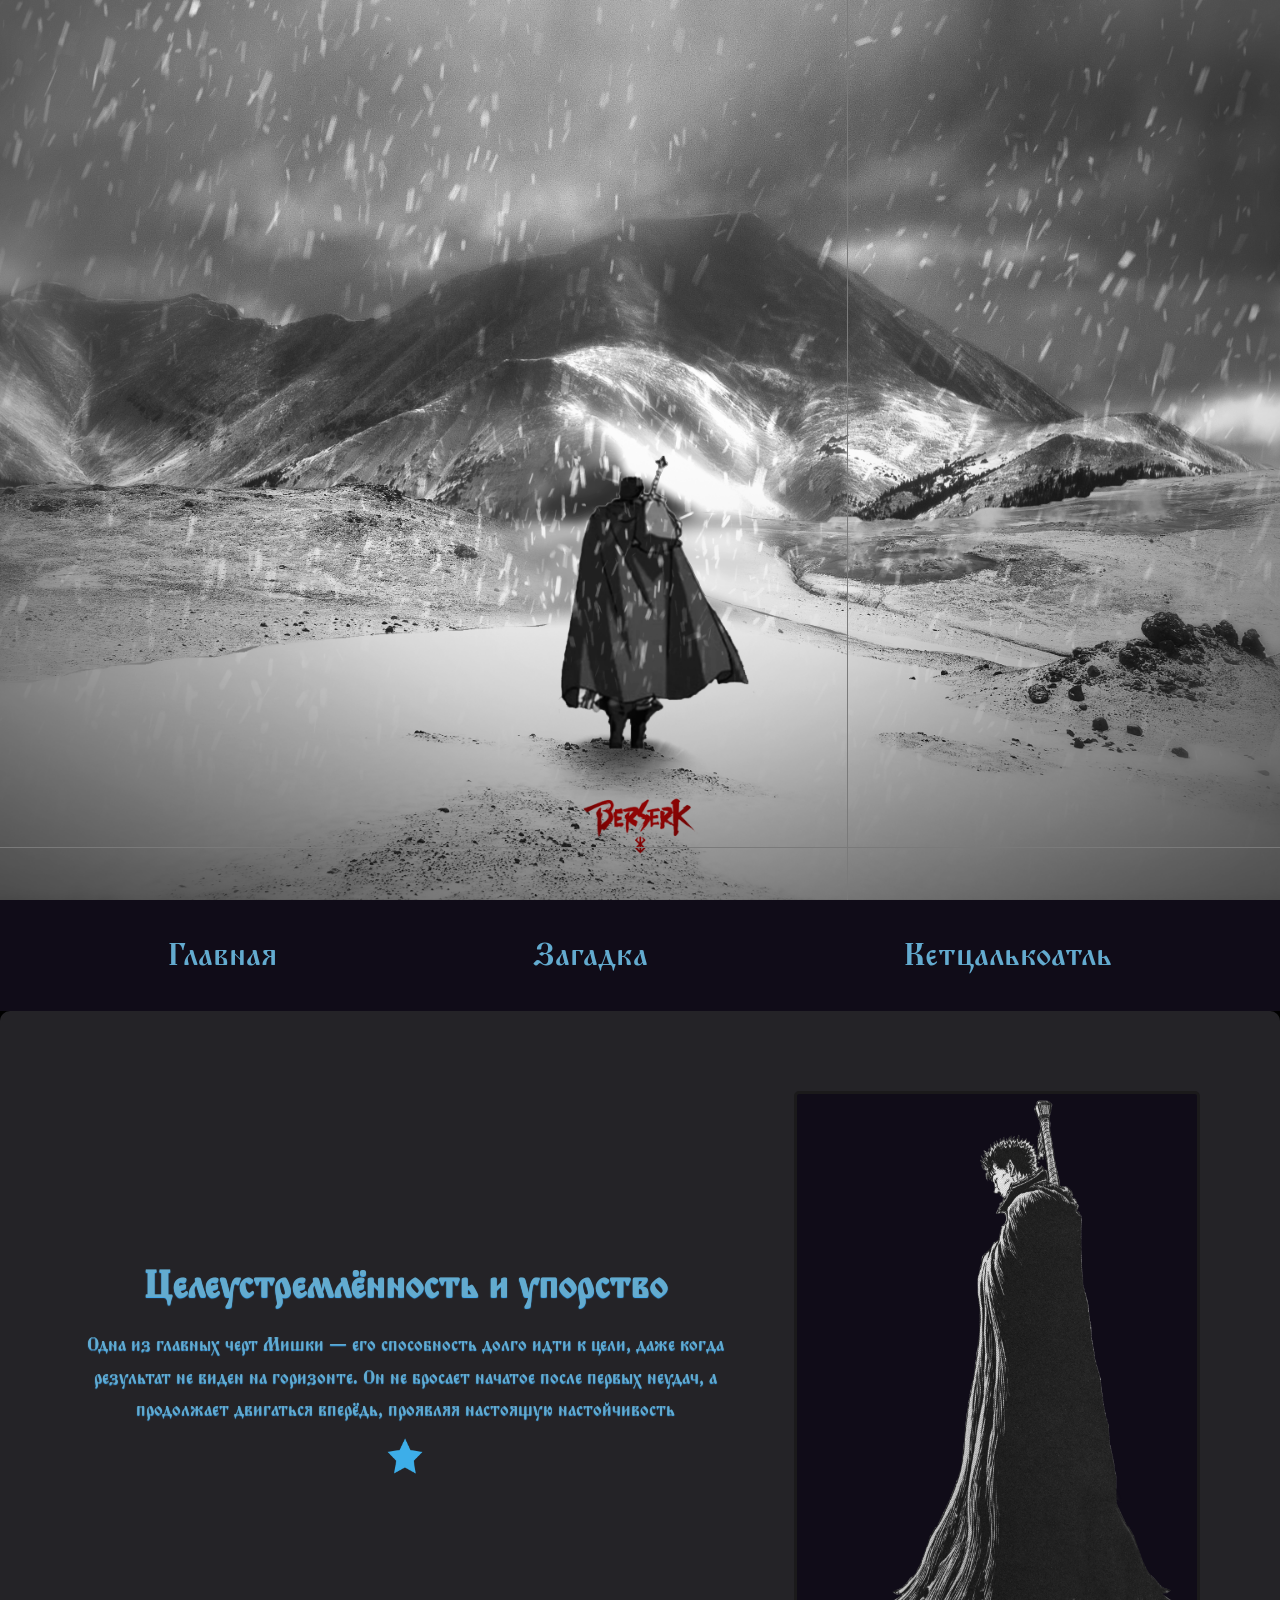
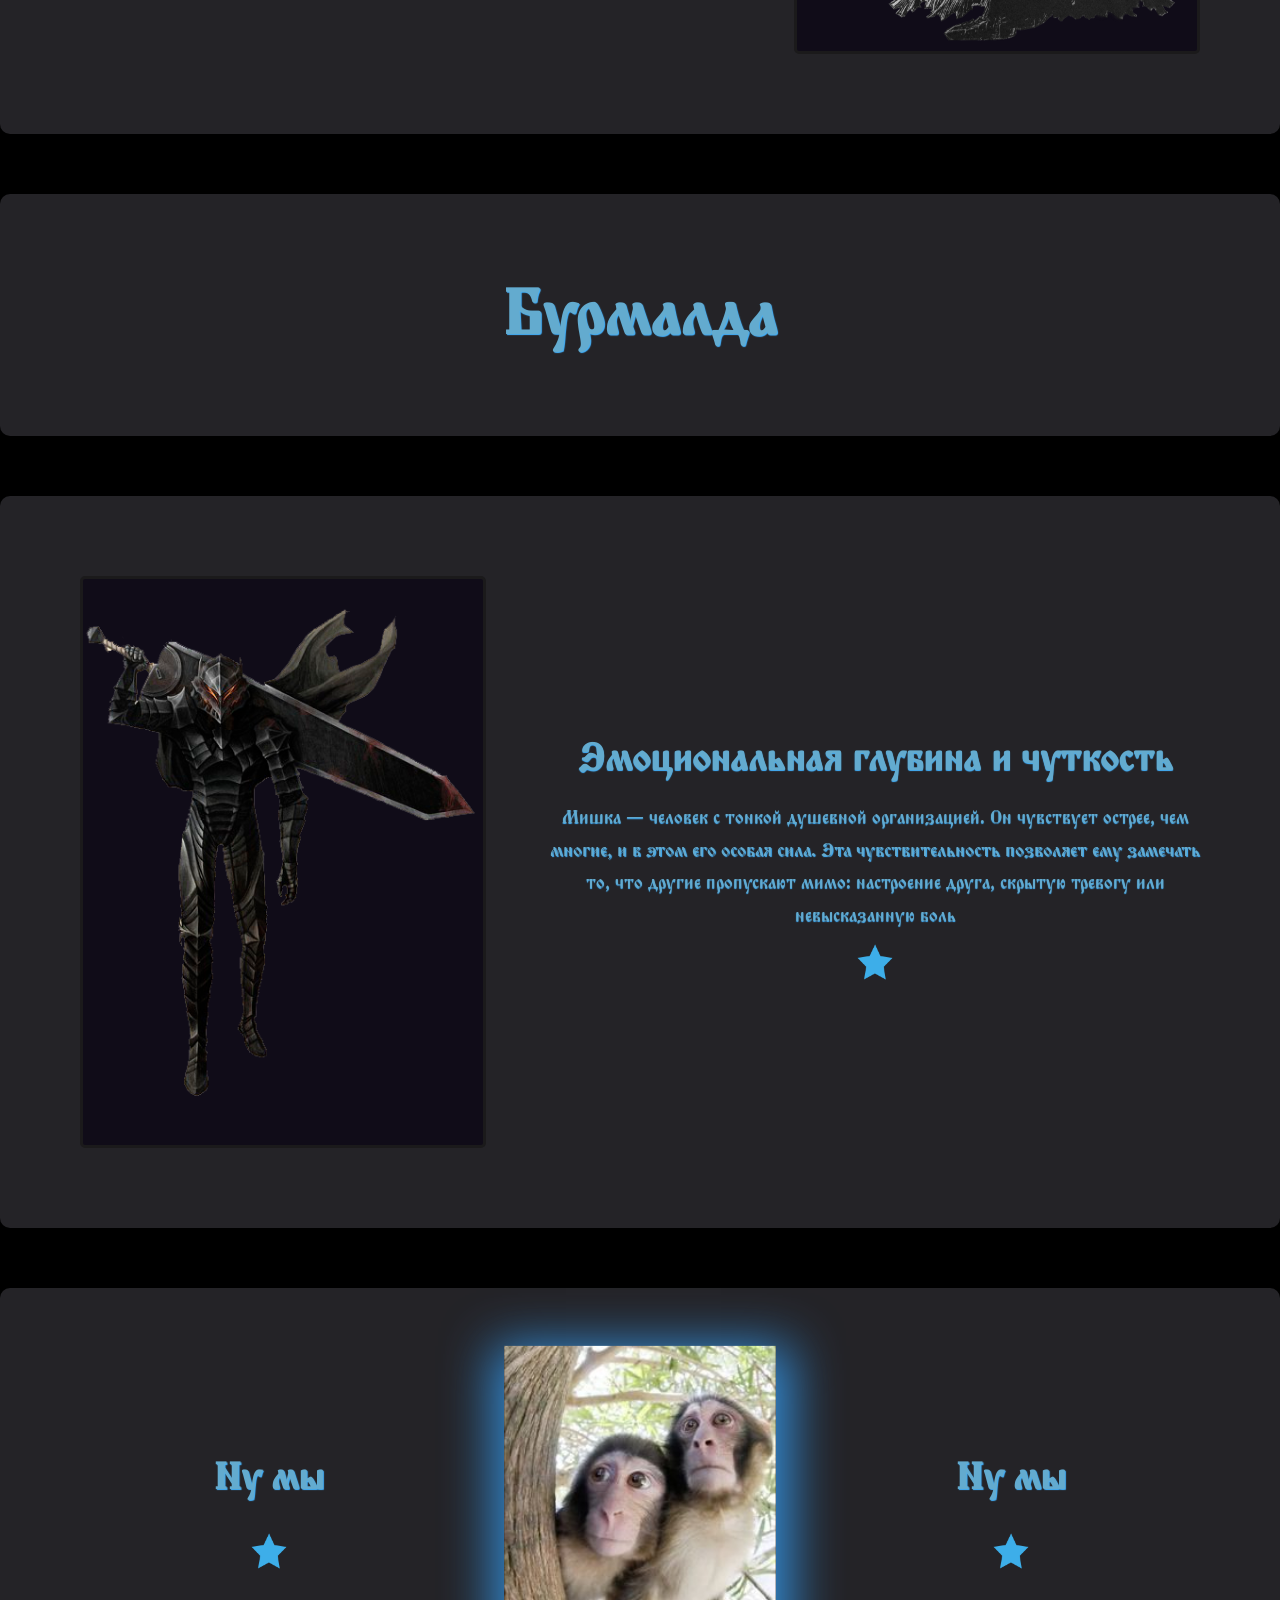
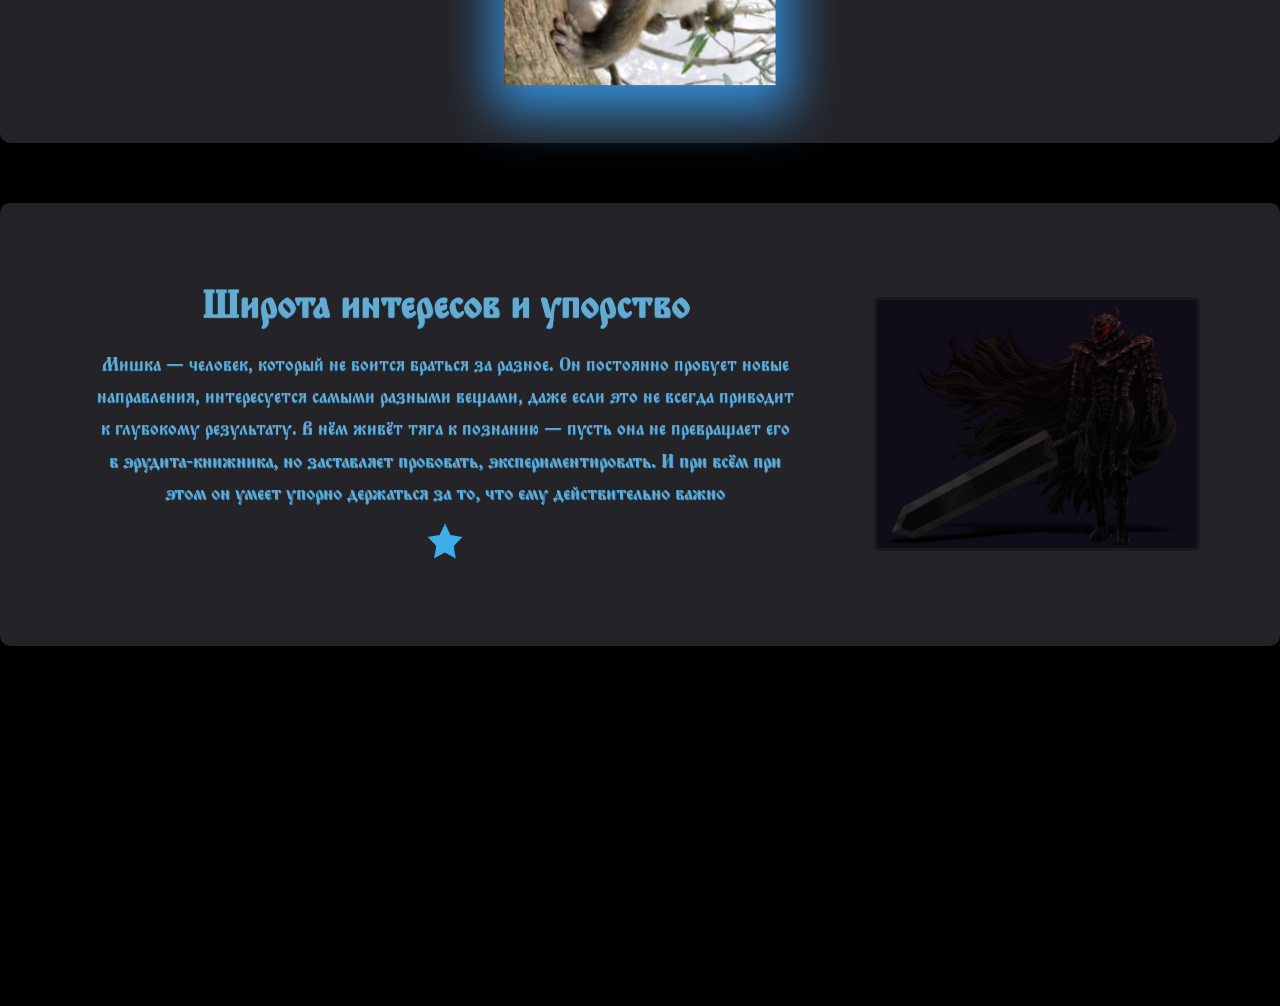
<file: index.html>
<!DOCTYPE html>
<html lang="ru">

<head>
    <meta charset="UTF-8">
    <meta name="viewport" content="width=device-width, initial-scale=1.0">
    <title>Document</title>
    <link rel="stylesheet" href="styles/style.css">
    <link rel="stylesheet" href="styles/Shapka.css">
    <link rel="preconnect" href="https://fonts.googleapis.com">
    <link rel="preconnect" href="https://fonts.gstatic.com" crossorigin>
    <link href="https://fonts.googleapis.com/css2?family=Jim+Nightshade&family=Monomakh&display=swap" rel="stylesheet">
</head>

<body>
    <header class="main-header">

        <div class="layers">
            <div class="layer layer-1" style="background-image: url(images/GSH1.png);"></div>
            <div class="layer layer-2" style="background-image: url(images/GSH2.png);"></div>
            <div class="layer layer-3" style="background-image: url(images/GSH3.png);"></div>
            <div class="layer layer-4" style="background-image: url(images/GSH4.png);"></div>
        </div>
        <nav>
            <div class="navbar">
                <a href="index.html" class="nav-links">Главная</a>
                <a href="Ask.html" class="nav-links">Загадка</a>
                <a href="Ketz.html" class="nav-links">Кетцалькоатль</a>
            </div>
        </nav>
    </header>
    <main>
        <div class="conteiner">
            <div class="textable">
                <h1>Целеустремлённость и упорство</h1>
                <p>Одна из главных черт Мишки — его способность долго идти к цели, даже когда результат не виден на
                    горизонте. Он не бросает начатое после первых неудач, а продолжает двигаться вперёдь, проявляя
                    настоящую настойчивость</p>
                <img class="star" src="images/star.png" alt="Звезда">
            </div>
            <div class="img-bg">
                <div class="images smooth-animation">
                    <img src="images/GUTS1.png" alt="ГАДЗ 1">
                </div>
            </div>
        </div>

        <div class="conteiner">
            <div class="burmalda">
                <h1>Бурмалда</h1>
            </div>
        </div>

        <div class="conteiner">
            <div class="img-bg">
                <div class="images Guts2 smooth-animation-left">
                    <img src="images/GUTS2.png" alt="ГАДЗ 2">
                </div>
            </div>
            <div class="textable">
                <h1>Эмоциональная глубина и чуткость</h1>
                <p>Мишка — человек с тонкой душевной организацией. Он чувствует острее, чем многие, и в этом его
                    особая
                    сила. Эта чувствительность позволяет ему замечать то, что другие пропускают мимо: настроение
                    друга,
                    скрытую тревогу или невысказанную боль</p>
                <img class="star" src="images/star.png" alt="Звезда">
            </div>

        </div>
        <div class="conteiner ">
            <div class="textable us-block">
                <h1 class="us-bottom">Ну мы</h1>
                <img class="star" src="images/star.png" alt="Звезда">
            </div>
            <div class="Us-img">
                <img src="images/Us.jpg" alt="Ну мы">
            </div>
            <div class="textable">
                <h1 class="us-top">Ну мы</h1>
                <img class="star" src="images/star.png" alt="Звезда">
            </div>


        </div>

        <div class="conteiner">
            <div class="textable">
                <h1>Широта интересов и упорство</h1>
                <p>Мишка — человек, который не боится браться за разное. Он постоянно пробует новые направления,
                    интересуется самыми разными вещами, даже если это не всегда приводит к глубокому результату. В
                    нём
                    живёт тяга к познанию — пусть она не превращает его в эрудита-книжника, но заставляет пробовать,
                    экспериментировать. И при всём при этом он умеет упорно держаться за то, что
                    ему
                    действительно важно</p>
                <img class="star" src="images/star.png" alt="Звезда">
            </div>
            <div class="img-bg">
                <div class="images images-large smooth-animation">
                    <img src="images/GUTS3.png" alt="ГАДЗ 3">
                </div>
            </div>
        </div>



    </main>
    <footer>

    </footer>
    <script src="jsDocs/app.js"></script>
    <script src="jsDocs/main.js"></script>
</body>

</html>
</file>
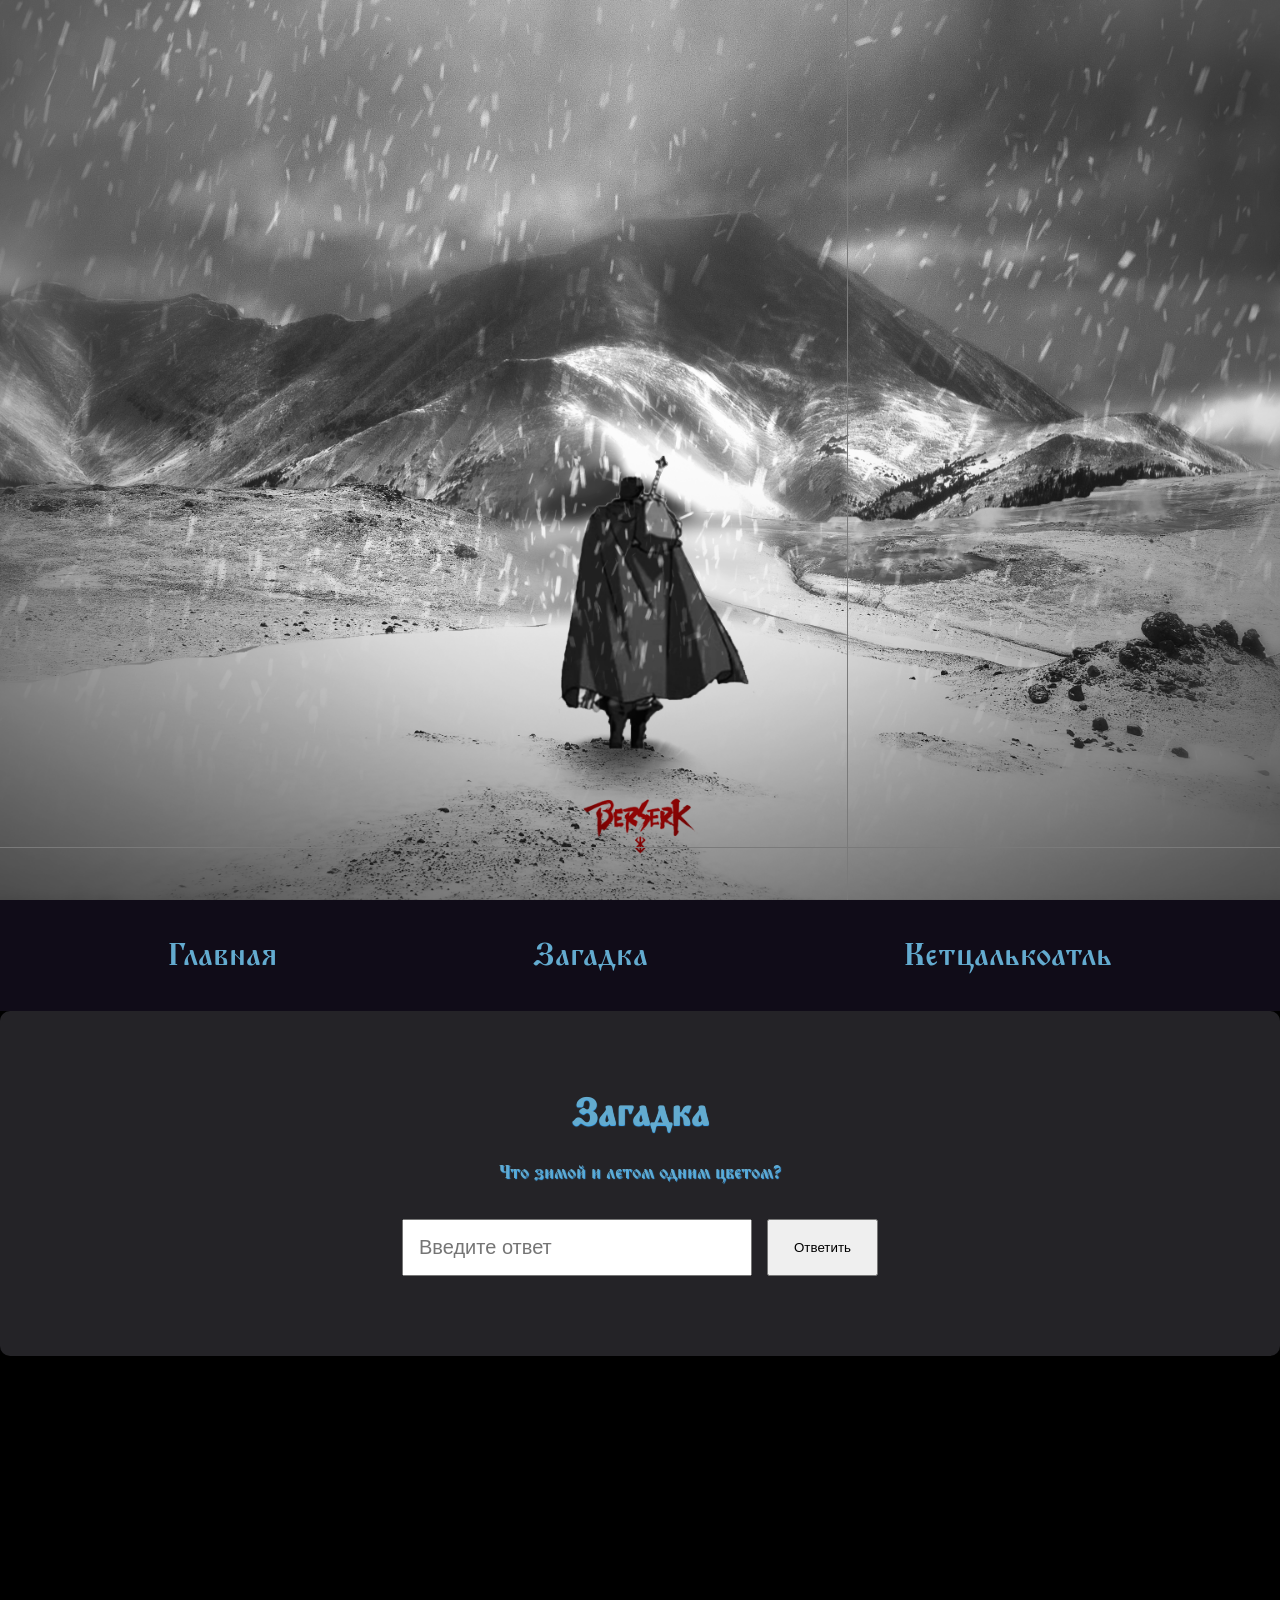
<file: Ask.html>
<!DOCTYPE html>
<html lang="ru">

<head>
    <meta charset="UTF-8">
    <meta name="viewport" content="width=device-width, initial-scale=1.0">
    <title>Document</title>
    <link rel="stylesheet" href="styles/style.css">
    <link rel="stylesheet" href="styles/AskStyle.css">
    <link rel="stylesheet" href="styles/Shapka.css">
    <link rel="preconnect" href="https://fonts.googleapis.com">
    <link rel="preconnect" href="https://fonts.gstatic.com" crossorigin>
    <link href="https://fonts.googleapis.com/css2?family=Jim+Nightshade&family=Monomakh&display=swap" rel="stylesheet">
</head>

<body>
    <header class="main-header">

        <div class="layers">
            <div class="layer layer-1" style="background-image: url(images/GSH1.png);"></div>
            <div class="layer layer-2" style="background-image: url(images/GSH2.png);"></div>
            <div class="layer layer-3" style="background-image: url(images/GSH3.png);"></div>
            <div class="layer layer-4" style="background-image: url(images/GSH4.png);"></div>
        </div>
        <nav>
            <div class="navbar">
                <a href="index.html" class="nav-links">Главная</a>
                <a href="Ask.html" class="nav-links">Загадка</a>
                <a href="Ketz.html" class="nav-links">Кетцалькоатль</a>
            </div>
        </nav>
    </header>
    <main>
        <div class="conteiner">
            <div class="riddle">
                <div class="textable">
                    <h1>Загадка</h1>

                    <p>Что зимой и летом одним цветом?</p>
                </div>
                <div class="answer-block">
                    <input type="text" id="answer" placeholder="Введите ответ">

                    <button id="checkAnswer">Ответить</button>
                </div>

            </div>
        </div>
        <div class="riddle">
            <div class="win-images" id="winImages">
                <img src="images/KDZ2.jpg" alt="Король Джулиан">
                <img src="images/KDZ1.jpg" alt="Король Джулиан">
                <img src="images/KDZ3.jpg" alt="Король Джулиан">
            </div>

            <audio id="winSound" src="Sounds/happy-wheels-z_uk-pobedy.mp3"></audio>
            <audio id="loseSound" src="Sounds/fail-wha-wha-version.mp3"></audio>
        </div>
    </main>
    <footer>

    </footer>
    <script src="jsDocs/app.js"></script>
    <script src="jsDocs/main.js"></script>
</body>

</html>
</file>
<file: styles/style.css>
* {
    box-sizing: border-box;
}

body {
    background-color: var(--def-bg-color);
    position: relative;
    color: rgb(167, 5, 145);
    margin: 0;

    font-family: "Monomakh", system-ui;
    font-weight: 400;
    font-style: normal;
}

html {
    height: 100%;
}

a {
    text-decoration: none;
    text-shadow: 20px 23px 41px -12px rgba(57, 211, 250, 1);
    transition: 0.3s;
}



footer {
    width: 100%;
    height: 300px;

}

.conteiner {
    width: 100%;
    background-color: var(--bg-color);
    padding: clamp(20px, 15vw, 60px);
    color: var(--text-color);
    text-shadow: 0.5px 0.5px 1px #45b4ff;
    margin-bottom: clamp(20px, 5vw, 60px);
    border-radius: 10px;

    display: flex;
    align-items: center;
    gap: clamp(30px, 5vw, 80px);
    padding: clamp(30px, 8vw, 80px);
}

/* общие цвета */
:root {
    --def-bg-color: rgb(16, 12, 24);
    --text-color: rgb(99, 171, 207);
    --bg-color: rgb(36, 35, 39);
    --text-color-hover: rgb(177, 223, 245);


}

/* шапка */

.main-header {
    position: relative;
    background-color: rgb(122, 122, 122);

}

.navbar {
    background-color: var(--def-bg-color);
    display: flex;
    justify-content: center;
    align-items: center;
    gap: clamp(20vw, 20vw, 20vw);
    padding: clamp(20px, 15vw, 35px);
}

.nav-links {
    color: var(--text-color);
    font-size: clamp(16px, 2.5vw, 35px);

}

/* остальное */
.star {
    width: 40px;
    height: auto;
    margin-top: 10px;
}

.images {
    width: clamp(200px, 40vw, 400px);

}

.img-bg {
    border: 3px solid rgb(27, 26, 27);
    border-radius: 5px;
    background-color: var(--def-bg-color);
}

.images img {
    max-width: 100%;
    height: auto;
    display: block;
    transition: 1.2s;

}

.images-large {
    width: clamp(10vw, 25vw, 35vw);
    transform: scale(1.6);
    height: auto;

}

.ketz-img {
    width: clamp(30vw, 40vw, 50vw);
    margin-left: auto;
    margin-right: auto;

}

.Guts2 {
    transform: scale(1.3);
}

.burmalda {
    font-size: clamp(20px, 2.5vw, 35px);

    text-align: center;
    margin-left: auto;
    margin-right: auto;
}

.burmalda h1 {
    display: inline-block;
    transition: transform 0.8s ease;
}


.Us-img {
    display: flex;
    justify-content: center;
    align-items: center;
    box-shadow: 2px 11px 42px 12px rgb(52, 143, 218);
    transform: scale(1.15);
    transition: 1.2s;

}

.textable {
    flex: 1;
    max-width: 700px;
    text-align: center;
    margin-left: auto;
    margin-right: auto;
    transition: 1.2s;

}

.textable h1 {
    font-size: clamp(32px, 3vw, 48px);
    margin-bottom: 20px;
    line-height: 1.2;
}

.textable p {
    font-size: clamp(18px, 1.3vw, 24px);
    line-height: 1.8;
}



.jim-nightshade-regular {
    font-family: "Jim Nightshade", cursive;
    font-weight: 400;
    font-style: normal;
}




/* анимации */

a:hover {
    transform: scale(1.25);
    color: var(--text-color-hover);
    will-change: transform;
}

.textable:hover {
    transform: translateY(-25px);
    will-change: transform;
}

.burmalda h1:hover {
    transform: rotate(360deg) scale(1.25);
    will-change: transform;
}

.images img:hover {
    transform: scale(1.35);
    will-change: transform;
}

.Us-img:hover {
    transform: scale(1.35);
    will-change: transform;
}

.smooth-animation {
    opacity: 0;
    transform: translateX(150px);

    transition: opacity 1.5s ease,
        transform 1.5s ease;
    will-change: transform;
}

.smooth-animation.show {
    opacity: 1;
    transform: translateX(0);
    will-change: transform;
}

.smooth-animation-left {
    opacity: 0;
    transform: translateX(-150px);

    transition: opacity 1.5s ease,
        transform 1.5s ease;
    will-change: transform;
}

.smooth-animation-left.show {
    opacity: 1;
    transform: translateX(0);
    will-change: transform;
}
</file>
<file: styles/Shapka.css>
* {
    margin: 0;
    padding: 0;
    box-sizing: border-box;
}

body {
    background-color: black;
    color: aliceblue;

}

.main-header {
    position: relative;
    background-color: rgb(122, 122, 122);

}

.layers {
    height: 100vh;
    display: flex;
    align-items: center;
    justify-content: center;
    overflow: hidden;
    position: relative;

}

.layer {
    height: 100%;
    width: 100%;
    position: absolute;
    background-size: cover;
    background-position: center;
    will-change: transform;
}



.layer-1 {
    transform: translate3d(0, calc(var(--scrolTop) / 1.6), 0);

}

.layer-2 {
    transform: translate3d(0, calc(var(--scrolTop) / 2), 0);

}

.layer-3 {
    transform: translate3d(0, calc(var(--scrolTop) / 3), 0);

}

.layer-4 {
    transform: translate3d(0, calc(var(--scrolTop) / 4), 0);

}
</file>
<file: styles/AskStyle.css>
.riddle {
    width: 100%;
    max-width: 700px;
    margin: 0 auto;
    text-align: center;
}

.answer-block {
    display: flex;
    justify-content: center;
    gap: 15px;
    margin-top: 30px;
}

#answer {
    width: 350px;
    padding: 15px;
    font-size: 20px;
}

button {
    padding: 15px 25px;
    cursor: pointer;
}

.win-images {
    display: none;

    margin-top: 50px;

    justify-content: center;
    gap: 30px;
}

.win-images img {
    width: 220px;
}
</file>
